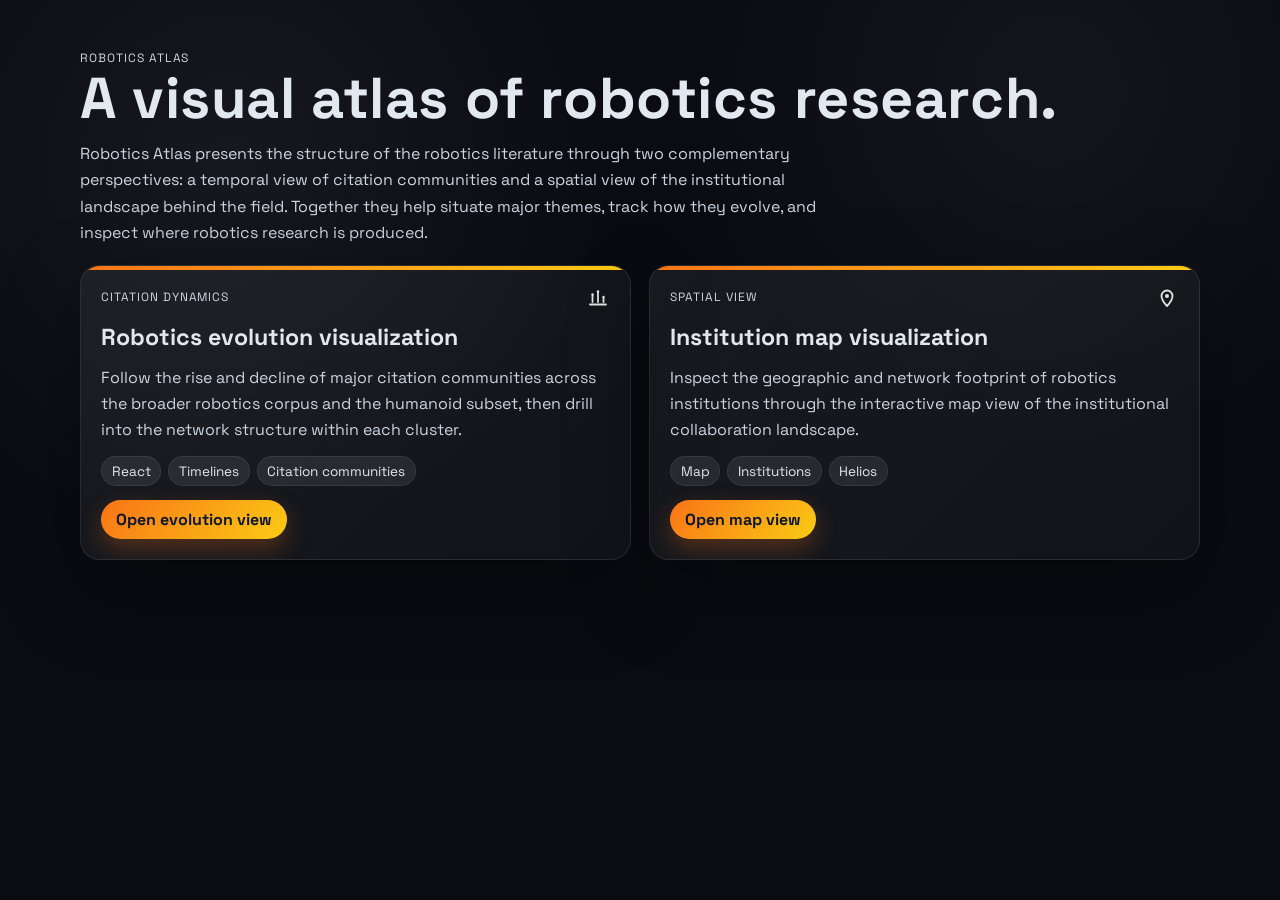
<file: index.html>
<!DOCTYPE html>
<html lang="en">
  <head>
    <meta charset="utf-8" />
    <meta name="viewport" content="width=device-width, initial-scale=1" />
    <title>Robotics Atlas</title>
    <style>
      @import url("https://fonts.googleapis.com/css2?family=Space+Grotesk:wght@400;500;600;700&family=Manrope:wght@400;600&display=swap");

      :root {
        color-scheme: dark;
        --bg-base: #0a0c12;
        --bg-elev-1: rgba(255, 255, 255, 0.06);
        --bg-elev-2: rgba(255, 255, 255, 0.03);
        --line-soft: rgba(255, 255, 255, 0.09);
        --text-main: #e2e8f0;
        --text-sub: #cbd5e1;
        --text-muted: #94a3b8;
        --accent-a: #f97316;
        --accent-b: #facc15;
        --shadow: 0 30px 80px rgba(0, 0, 0, 0.35);
      }

      * {
        box-sizing: border-box;
      }

      html,
      body {
        margin: 0;
        min-height: 100%;
      }

      body {
        font-family: "Space Grotesk", "Manrope", system-ui, -apple-system, sans-serif;
        color: var(--text-main);
        background:
          radial-gradient(circle at 18% 18%, rgba(255, 255, 255, 0.05), transparent 30%),
          radial-gradient(circle at 82% 10%, rgba(255, 255, 255, 0.04), transparent 28%),
          var(--bg-base);
        text-rendering: optimizeLegibility;
        -webkit-font-smoothing: antialiased;
        -moz-osx-font-smoothing: grayscale;
      }

      main {
        width: min(1120px, calc(100% - 32px));
        margin: 0 auto;
        padding: 28px 0 44px;
      }

      .hero {
        padding: 22px 0 18px;
      }

      .eyebrow {
        margin: 0;
        text-transform: uppercase;
        letter-spacing: 0.08em;
        font-size: 0.75rem;
        color: #d1d5db;
      }

      h1 {
        margin: 0.2rem 0 0;
        font-size: clamp(2rem, 5.8vw, 3.6rem);
        line-height: 1.04;
        letter-spacing: 0.01em;
      }

      .lede {
        margin: 0.75rem 0 0;
        max-width: 76ch;
        color: var(--text-sub);
        line-height: 1.65;
      }

      .cards {
        display: grid;
        grid-template-columns: repeat(auto-fit, minmax(300px, 1fr));
        gap: 18px;
      }

      .card {
        position: relative;
        overflow: hidden;
        display: grid;
        gap: 14px;
        border-radius: 20px;
        border: 1px solid var(--line-soft);
        background: linear-gradient(135deg, var(--bg-elev-1), var(--bg-elev-2));
        box-shadow: var(--shadow);
        padding: 1.25rem;
      }

      .card-head {
        display: flex;
        align-items: center;
        justify-content: space-between;
        gap: 1rem;
      }

      .card-icon {
        width: 24px;
        height: 24px;
        flex: 0 0 auto;
        color: rgba(255, 255, 255, 0.88);
      }

      .card::before {
        content: "";
        position: absolute;
        inset: 0 auto auto 0;
        width: 100%;
        height: 4px;
        background: linear-gradient(135deg, var(--accent-a), var(--accent-b));
      }

      .label {
        margin: 0;
        font-size: 0.75rem;
        text-transform: uppercase;
        letter-spacing: 0.08em;
        color: #d1d5db;
      }

      h2 {
        margin: 0;
        font-size: 1.45rem;
        line-height: 1.2;
      }

      .card p {
        margin: 0;
        color: var(--text-sub);
        line-height: 1.6;
      }

      .meta {
        display: flex;
        flex-wrap: wrap;
        gap: 0.45rem;
      }

      .pill {
        display: inline-block;
        border-radius: 999px;
        border: 1px solid rgba(255, 255, 255, 0.08);
        background: rgba(255, 255, 255, 0.08);
        color: var(--text-main);
        padding: 0.35rem 0.6rem;
        font-size: 0.85rem;
      }

      .cta {
        width: fit-content;
        border-radius: 999px;
        padding: 0.55rem 0.95rem;
        font-weight: 700;
        text-decoration: none;
        color: #0f172a;
        background: linear-gradient(135deg, var(--accent-a), var(--accent-b));
        box-shadow: 0 10px 24px rgba(249, 115, 22, 0.28);
        transition: transform 0.18s ease, box-shadow 0.18s ease;
      }

      .cta:hover {
        transform: translateY(-1px);
        box-shadow: 0 14px 26px rgba(249, 115, 22, 0.34);
      }

      .footer {
        margin: 16px 2px 0;
        color: var(--text-muted);
        font-size: 0.92rem;
      }

      @media (max-width: 700px) {
        main {
          width: min(100% - 20px, 1120px);
          padding-top: 14px;
        }

        .hero {
          padding-top: 12px;
        }
      }
    </style>
  </head>
  <body>
    <main>
      <section class="hero">
        <p class="eyebrow">Robotics Atlas</p>
        <h1>A visual atlas of robotics research.</h1>
        <p class="lede">
          Robotics Atlas presents the structure of the robotics literature through two complementary perspectives: a temporal view of citation communities and a spatial view of the institutional landscape behind the field. Together they help situate major themes, track how they evolve, and inspect where robotics research is produced.
        </p>
      </section>

      <section class="cards">
        <article class="card">
          <div class="card-head">
            <p class="label">Citation Dynamics</p>
            <svg class="card-icon" viewBox="0 0 24 24" aria-hidden="true">
              <path
                d="M4 18.5h16M6.5 16V9.5M12 16V6.5M17.5 16v-4"
                fill="none"
                stroke="currentColor"
                stroke-width="1.8"
                stroke-linecap="round"
                stroke-linejoin="round"
              />
              <circle cx="6.5" cy="8.5" r="1.2" fill="currentColor" />
              <circle cx="12" cy="5.5" r="1.2" fill="currentColor" />
              <circle cx="17.5" cy="11" r="1.2" fill="currentColor" />
            </svg>
          </div>
          <h2>Robotics evolution visualization</h2>
          <p>
            Follow the rise and decline of major citation communities across the broader robotics corpus and the humanoid subset, then drill into the network structure within each cluster.
          </p>
          <div class="meta">
            <span class="pill">React</span>
            <span class="pill">Timelines</span>
            <span class="pill">Citation communities</span>
          </div>
          <a class="cta" href="evolution/">Open evolution view</a>
        </article>

        <article class="card">
          <div class="card-head">
            <p class="label">Spatial View</p>
            <svg class="card-icon" viewBox="0 0 24 24" aria-hidden="true">
              <path
                d="M12 20s-5.5-5.6-5.5-10A5.5 5.5 0 0 1 12 4.5 5.5 5.5 0 0 1 17.5 10c0 4.4-5.5 10-5.5 10Z"
                fill="none"
                stroke="currentColor"
                stroke-width="1.8"
                stroke-linecap="round"
                stroke-linejoin="round"
              />
              <circle cx="12" cy="10" r="2" fill="currentColor" />
            </svg>
          </div>
          <h2>Institution map visualization</h2>
          <p>
            Inspect the geographic and network footprint of robotics institutions through the interactive map view of the institutional collaboration landscape.
          </p>
          <div class="meta">
            <span class="pill">Map</span>
            <span class="pill">Institutions</span>
            <span class="pill">Helios</span>
          </div>
          <a class="cta" href="dist_example_maps/docs/example/maps.html">Open map view</a>
        </article>
      </section>
    </main>
  </body>
</html>
</file>
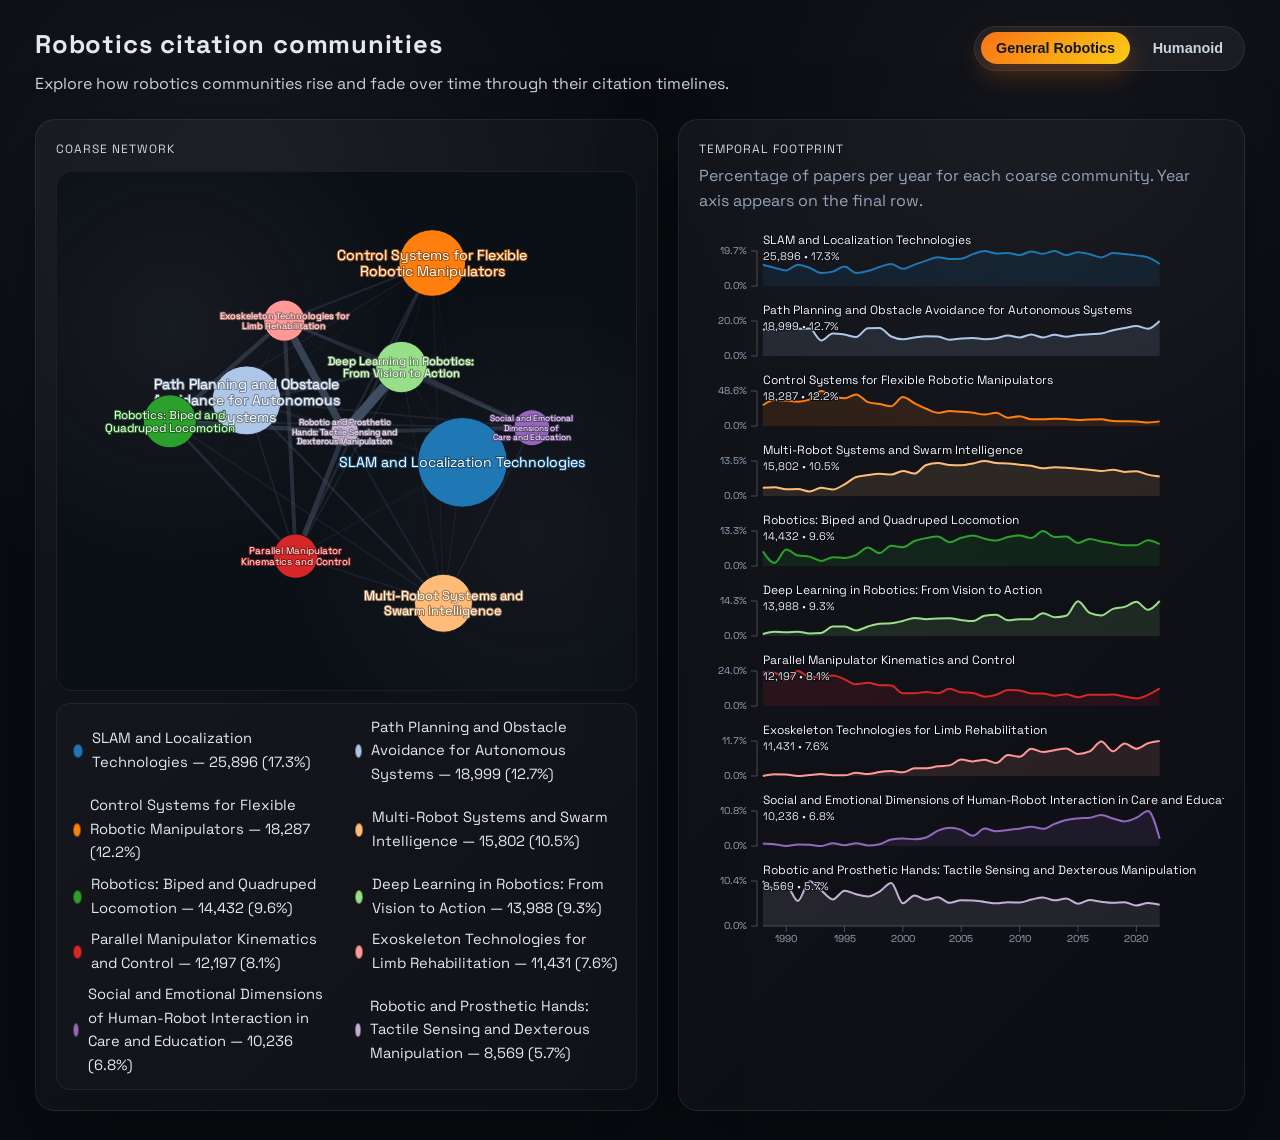
<file: evolution/index.html>
<!doctype html>
<html lang="en">
  <head>
    <meta charset="UTF-8" />
    <meta name="viewport" content="width=device-width, initial-scale=1.0" />
    <title>Robotics Evolution Visualization</title>
    <script type="module" crossorigin src="./assets/index-CSZumHWH.js"></script>
    <link rel="stylesheet" crossorigin href="./assets/index-L-KSmu9F.css">
  </head>
  <body>
    <div id="root"></div>
  </body>
</html>
</file>
<file: evolution/assets/index-L-KSmu9F.css>
@import"https://fonts.googleapis.com/css2?family=Space+Grotesk:wght@400;500;600;700&family=Manrope:wght@400;600&display=swap";:root{font-family:Space Grotesk,Manrope,system-ui,-apple-system,sans-serif;line-height:1.6;color:#e2e8f0;background:radial-gradient(circle at 18% 18%,rgba(255,255,255,.05),transparent 30%),radial-gradient(circle at 82% 10%,rgba(255,255,255,.04),transparent 28%),#0a0c12;text-rendering:optimizeLegibility;-webkit-font-smoothing:antialiased;-moz-osx-font-smoothing:grayscale}*{box-sizing:border-box}body{margin:0;min-height:100vh}a{color:inherit;text-decoration:none}p{margin:0}.shell{min-height:100vh;padding:1.4rem 2.2rem 1.8rem;display:flex;flex-direction:column;gap:1.4rem}.header{display:flex;flex-direction:column;justify-content:flex-start;align-items:flex-start;gap:1rem}.hero-row{width:100%;display:flex;align-items:flex-start;justify-content:space-between;gap:1.25rem}.hero-copy{flex:1 1 auto;min-width:0}.dataset-switch{display:inline-flex;flex-wrap:wrap;gap:.45rem;padding:.35rem;border-radius:999px;background:#ffffff0d;border:1px solid rgba(255,255,255,.08);margin-top:.2rem;flex:0 0 auto;justify-content:flex-end}.dataset-pill{border:0;border-radius:999px;padding:.5rem .95rem;background:transparent;color:#cbd5e1;font-size:.9rem;font-weight:600;cursor:pointer;transition:background .18s ease,color .18s ease,transform .18s ease}.dataset-pill:hover{background:#ffffff14;color:#fff}.dataset-pill.active{background:linear-gradient(135deg,#f97316,#facc15);color:#0f172a;box-shadow:0 10px 24px #f9731647}.legend{display:grid;grid-template-columns:repeat(auto-fit,minmax(260px,1fr));gap:.5rem 1rem;background:#ffffff05;border:1px solid rgba(255,255,255,.06);border-radius:14px;padding:.75rem 1rem}.legend-inline{margin-top:.75rem}.legend-item{display:flex;align-items:center;gap:.55rem;font-size:.92rem}.swatch{display:inline-block;width:14px;height:14px;border-radius:50%;border:1px solid rgba(0,0,0,.4)}.grid{display:grid;grid-template-columns:1.1fr 1fr;gap:1.25rem}.fill-vertical{display:flex;flex-direction:column}.panel{background:linear-gradient(135deg,#ffffff0a,#ffffff03);border:1px solid rgba(255,255,255,.08);border-radius:20px;padding:1.25rem;box-shadow:0 30px 80px #00000059}.panel-header{display:flex;justify-content:space-between;align-items:center;margin-bottom:.75rem}.network-wrap{background:radial-gradient(circle at 20% 30%,rgba(255,255,255,.05),transparent 40%),radial-gradient(circle at 82% 70%,rgba(255,255,255,.04),transparent 42%),#0b0f16;border-radius:16px;border:1px solid rgba(255,255,255,.06);height:520px;min-height:520px;padding:.5rem;flex:1 0 auto;line-height:0;overflow:hidden}.network{width:100%;height:100%;display:block;line-height:0;-webkit-user-select:none;user-select:none}.network *{-webkit-user-select:none;user-select:none}.timelines-panel{display:flex;flex-direction:column}.timeline-stack{display:flex;flex-direction:column;gap:0;margin-top:.02rem}.timeline{background:transparent;border-radius:0;padding:0}.timeline-label{font-size:12px;fill:#f8fafc;stroke:#0a0c12f2;stroke-width:2px;paint-order:stroke fill;stroke-linejoin:round;pointer-events:none}.timeline-keywords{fill:#dbe4ef;font-size:11px}.timeline-meta{font-size:11px;fill:#e7edf5;stroke:#0a0c12f2;stroke-width:2px;paint-order:stroke fill;stroke-linejoin:round;pointer-events:none}.timeline-value{font-size:11px;fill:#e7edf5;stroke:#0a0c12f2;stroke-width:2px;paint-order:stroke fill;stroke-linejoin:round}.tick{fill:#94a3b8;font-size:10px}.eyebrow{text-transform:uppercase;letter-spacing:.08em;font-size:.75rem;color:#d1d5db;margin:0}h1{margin:.1rem 0;font-size:1.6rem;letter-spacing:.03em;font-weight:700}h2{margin:.1rem 0 0;font-size:1.4rem}.lede{margin:.35rem 0 0;max-width:100%;color:#cbd5e1}.helper{margin:.25rem 0 0;color:#94a3b8}.selected-community-title{margin:.18rem 0 0;font-size:1.15rem;font-weight:700;line-height:1.25;text-shadow:0 1px 0 rgba(10,12,18,.98),1px 0 0 rgba(10,12,18,.98),0 -1px 0 rgba(10,12,18,.98),-1px 0 0 rgba(10,12,18,.98),1px 1px 0 rgba(10,12,18,.9),-1px 1px 0 rgba(10,12,18,.9),1px -1px 0 rgba(10,12,18,.9),-1px -1px 0 rgba(10,12,18,.9)}.detail-layout{display:flex;flex-direction:column;gap:1rem}.detail-block{display:grid;grid-template-columns:minmax(0,1.2fr) minmax(0,.8fr);gap:.85rem;align-items:stretch}.subgraph{width:100%;height:100%;min-height:220px;border-radius:14px;background:#ffffff05;border:1px solid rgba(255,255,255,.06);-webkit-user-select:none;user-select:none}.subgraph *{-webkit-user-select:none;user-select:none}.keywords{background:#ffffff05;border:1px solid rgba(255,255,255,.06);border-radius:12px;padding:.75rem;height:100%}.keyword-list{display:flex;flex-wrap:wrap;gap:.35rem;margin-top:.5rem}.keyword-list span{background:#ffffff14;border-radius:10px;padding:.3rem .55rem;font-size:.9rem;color:#e2e8f0}.loading{min-height:100vh;display:flex;flex-direction:column;align-items:center;justify-content:center;color:#e2e8f0;gap:.7rem}.pulse{width:64px;height:64px;border-radius:50%;background:radial-gradient(circle,rgba(226,232,240,.45) 0%,rgba(226,232,240,.12) 60%,transparent 70%);animation:pulse 1.4s ease-in-out infinite}@keyframes pulse{0%{transform:scale(.9);opacity:.7}60%{transform:scale(1.08);opacity:1}to{transform:scale(.9);opacity:.5}}@media(max-width:1080px){.grid{grid-template-columns:1fr}.header{flex-direction:column}.hero-row{flex-direction:column;align-items:stretch}.dataset-switch{justify-content:flex-start}.legend{width:100%}.detail-block{grid-template-columns:1fr}}
</file>
